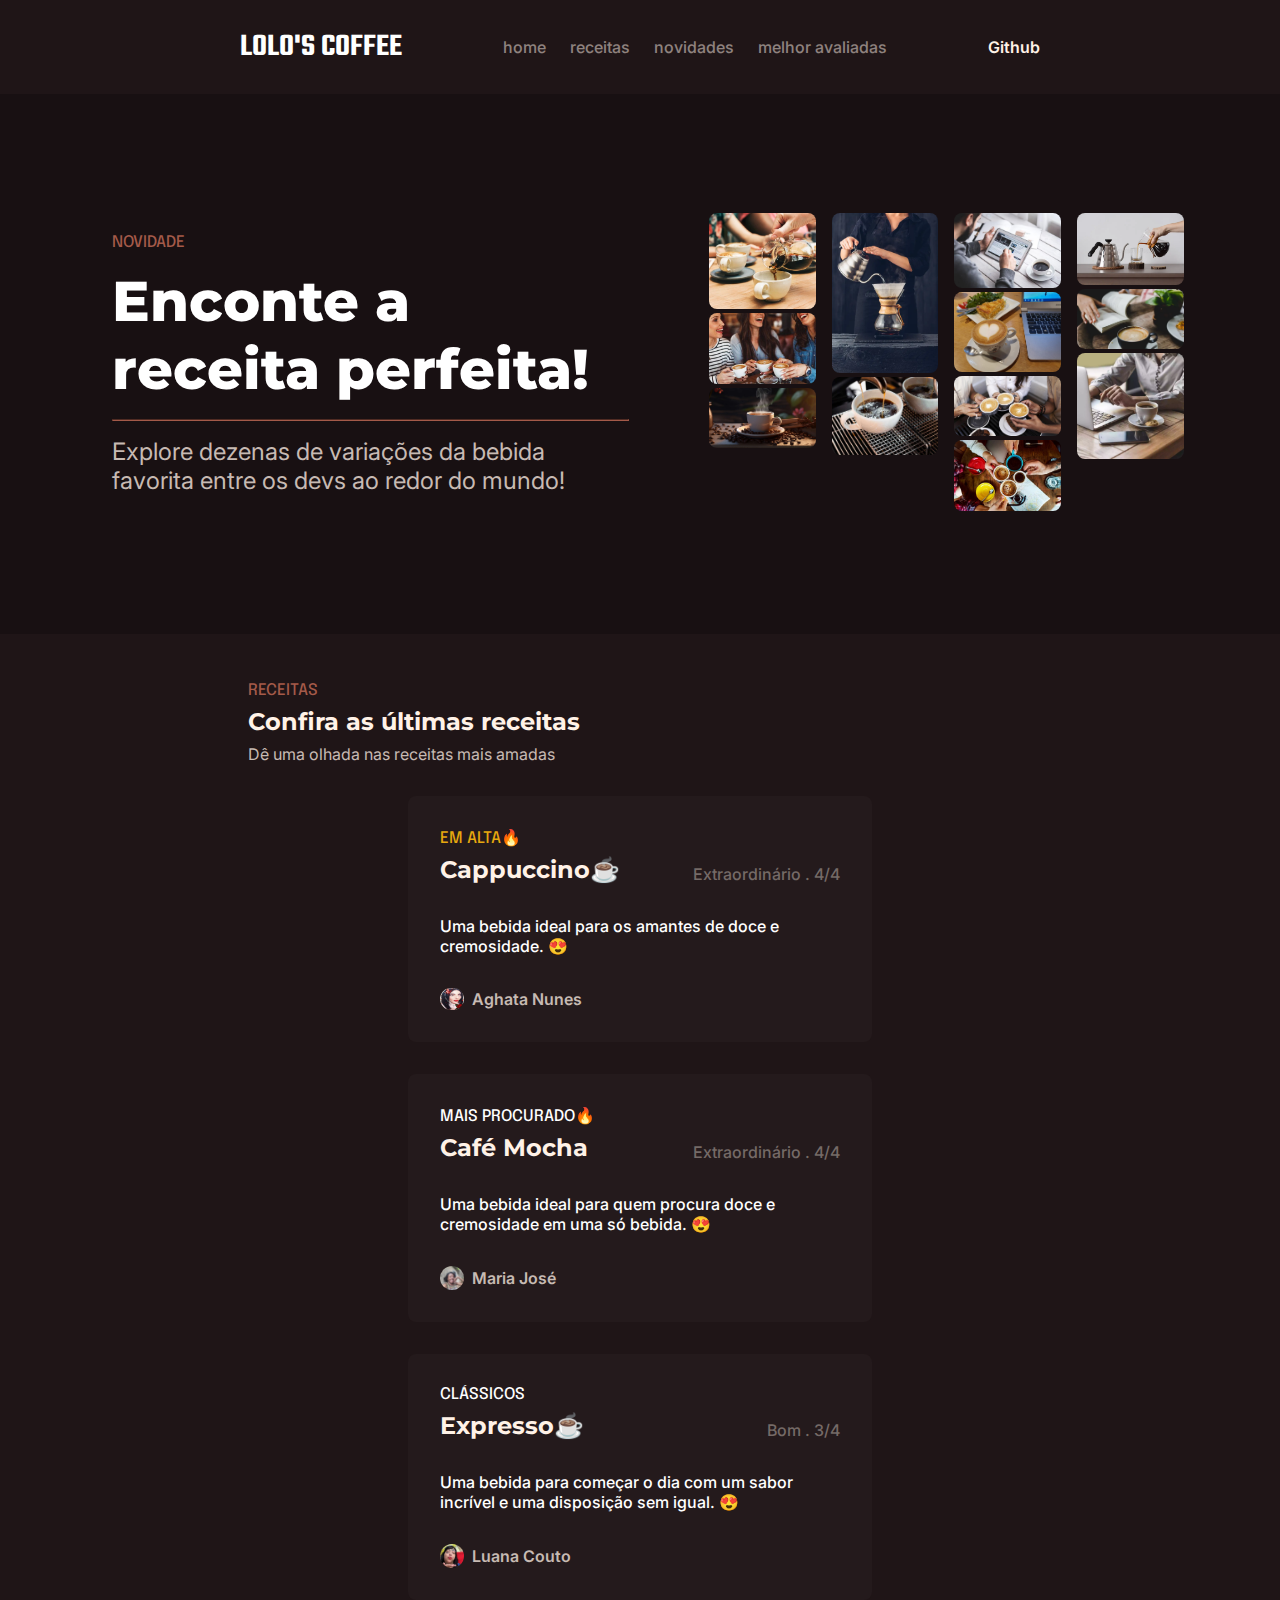
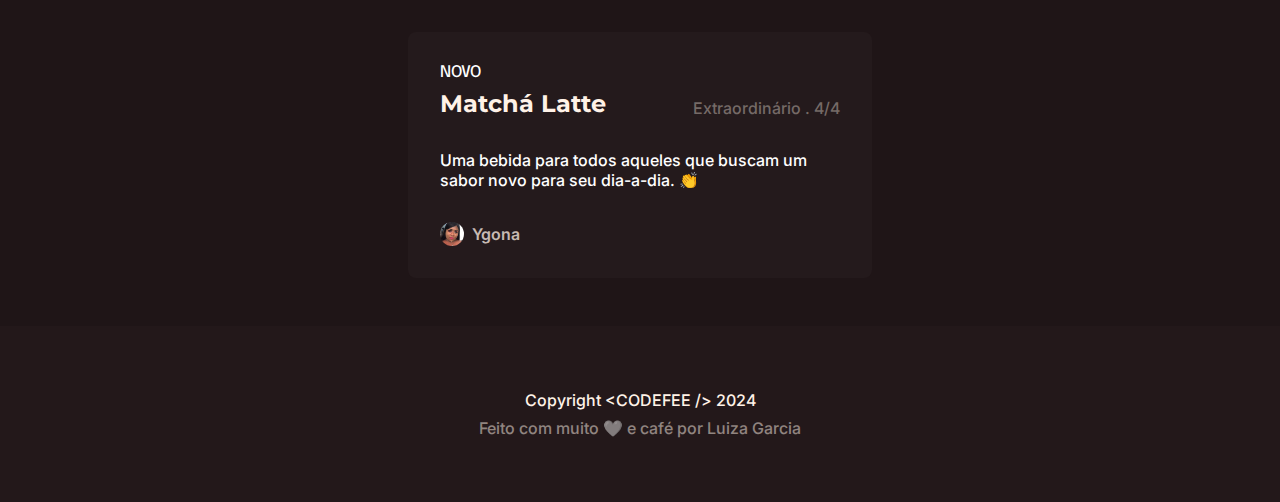
<file: index.html>
<!DOCTYPE html>
<html lang="pt-BR">
<head>
    <meta charset="UTF-8">
    <meta name="viewport" content="width=device-width, initial-scale=1.0">
    <title>lolo's coffee</title>
    <meta name="description" content="Explore dezenas de variações da bebida favorita entre os devs ao redor do mundo">
    <link rel="stylesheet" type="text/css" href="./landing1/css/estilo.css">
</head>
<body>
    <head>
        <nav>
            <span href="#" class="logo">lolo's coffee</span>
            <ul class="menu">
            <li><a href="#" class="link">home</a></li>
            <li><a href="#">receitas</a></li>
            <li><a href="#">novidades</a></li>
            <li><a href="#">melhor avaliadas</a></li>
            </ul>
            <a href="#" class="github">Github</a>   
        </nav>
    </head>
    <main>
        <div class="principal">
            <section class="hero">
                <header class="hero-conteudo">
                    <span class="destaque marrom">novidade</span>
                    <h1>Enconte a receita perfeita!</h1>
                    <hr/>
                    <h2 class="hero-subtitulo">Explore dezenas de variações da bebida favorita entre os devs ao redor do mundo!</h2>
                </header>
                <div class="hero-img-container">
                    <figure><img src="img/img1.jpg"/></figure>
                    <figure><img src="img/img2.jpg"/></figure>
                    <figure><img src="img/img3.webp"/></figure>
                    <figure><img src="img/img4.webp"/></figure>
                    <figure><img src="img/img5.jpg"/></figure>
                    <figure><img src="img/img6.jpg"/></figure>
                    <figure><img src="img/img7.jpg"/></figure>
                    <figure><img src="img/img8.jpg"/></figure>
                    <figure><img src="img/img9.jpg"/></figure>
                    <figure><img src="img/img10.webp"/></figure>
                    <figure><img src="img/img11.webp"/></figure>
                    <figure><img src="img/img12.webp"/></figure>
                </div>
            </section>
        </div>
        <section class="receitas">
            <header class="receitas-cabecalho">
                <span class="destaque marrom">receitas</span>
                <h2 class="receitas-titulo">Confira as últimas receitas</h2>
                <p class="receitas-subtitulo">Dê uma olhada nas receitas mais amadas</p>
            </header>
            <div class="receitas-card-container">
                <div class="receitas-card">
                    <header class="receitas-card-cabecalho">
                        <div class="receitas-card-cabecalho-detalhes">
                            <span class="destaque amarelo">em alta🔥</span>
                            <h3 class="receitas-titulo">Cappuccino☕</h3>
                        </div>
                        <p class="receitas-avaliacao">Extraordinário . 4/4</p>
                    </header>
                    <p class="receitaa-descricao">Uma bebida ideal para os amantes de doce e cremosidade. 😍</p>
                    <div class="receita-autor">
                        <img src="img/imgaghata.jpg"/>
                        <span class="receita-autor-nome">Aghata Nunes</span>
                    </div>
                </div>
            </div>
            
            <div class="receitas-card-container2">
                <div class="receitas-card2">
                    <header class="receitas-card-cabecalho2">
                        <div class="receitas-card-cabecalho-detalhes2">
                            <span class="destaque amarelo2">mais procurado🔥</span>
                            <h3 class="receitas-titulo2">Café Mocha</h3>
                        </div>
                        <p class="receitas-avaliacao2">Extraordinário . 4/4</p>
                    </header>
                    <p class="receitaa-descricao2">Uma bebida ideal para quem procura doce e cremosidade em uma só bebida. 😍</p>
                    <div class="receita-autor2">
                        <img src="img/imgmaria.jpg"/>
                        <span class="receita-autor-nome2">Maria José</span>
                    </div>
                </div>
            </div>

            <div class="receitas-card-container3">
                <div class="receitas-card3">
                    <header class="receitas-card-cabecalho3">
                        <div class="receitas-card-cabecalho-detalhes3">
                            <span class="destaque amarelo3">clássicos</span>
                            <h3 class="receitas-titulo3">Expresso☕</h3>
                        </div>
                        <p class="receitas-avaliacao3">Bom . 3/4</p>
                    </header>
                    <p class="receitaa-descricao3">Uma bebida para começar o dia com um sabor incrível e uma disposição sem igual. 😍</p>
                    <div class="receita-autor3">
                        <img src="img/imgluana.jpeg"/>
                        <span class="receita-autor-nome3">Luana Couto</span>
                    </div>
                </div>
            </div>

            <div class="receitas-card-container4">
                <div class="receitas-card4">
                    <header class="receitas-card-cabecalho4">
                        <div class="receitas-card-cabecalho-detalhes4">
                            <span class="destaque amarelo4">novo</span>
                            <h3 class="receitas-titulo4">Matchá Latte</h3>
                        </div>
                        <p class="receitas-avaliacao4">Extraordinário . 4/4</p>
                    </header>
                    <p class="receitaa-descricao4">Uma bebida para todos aqueles que buscam um sabor novo para seu dia-a-dia. 👏</p>
                    <div class="receita-autor4">
                        <img src="img/imgygona.avif"/>
                        <span class="receita-autor-nome4">Ygona</span>
                    </div>
                </div>
            </div>
        </section>
    </main>
    <footer>
        <p class="footer-copy">Copyright &lt;CODEFEE /&gt; 2024</p>
        <p class="footer-autor">Feito com muito 🤍 e café por Luiza Garcia</p>
    </footer>
</body>
</html>
</file>
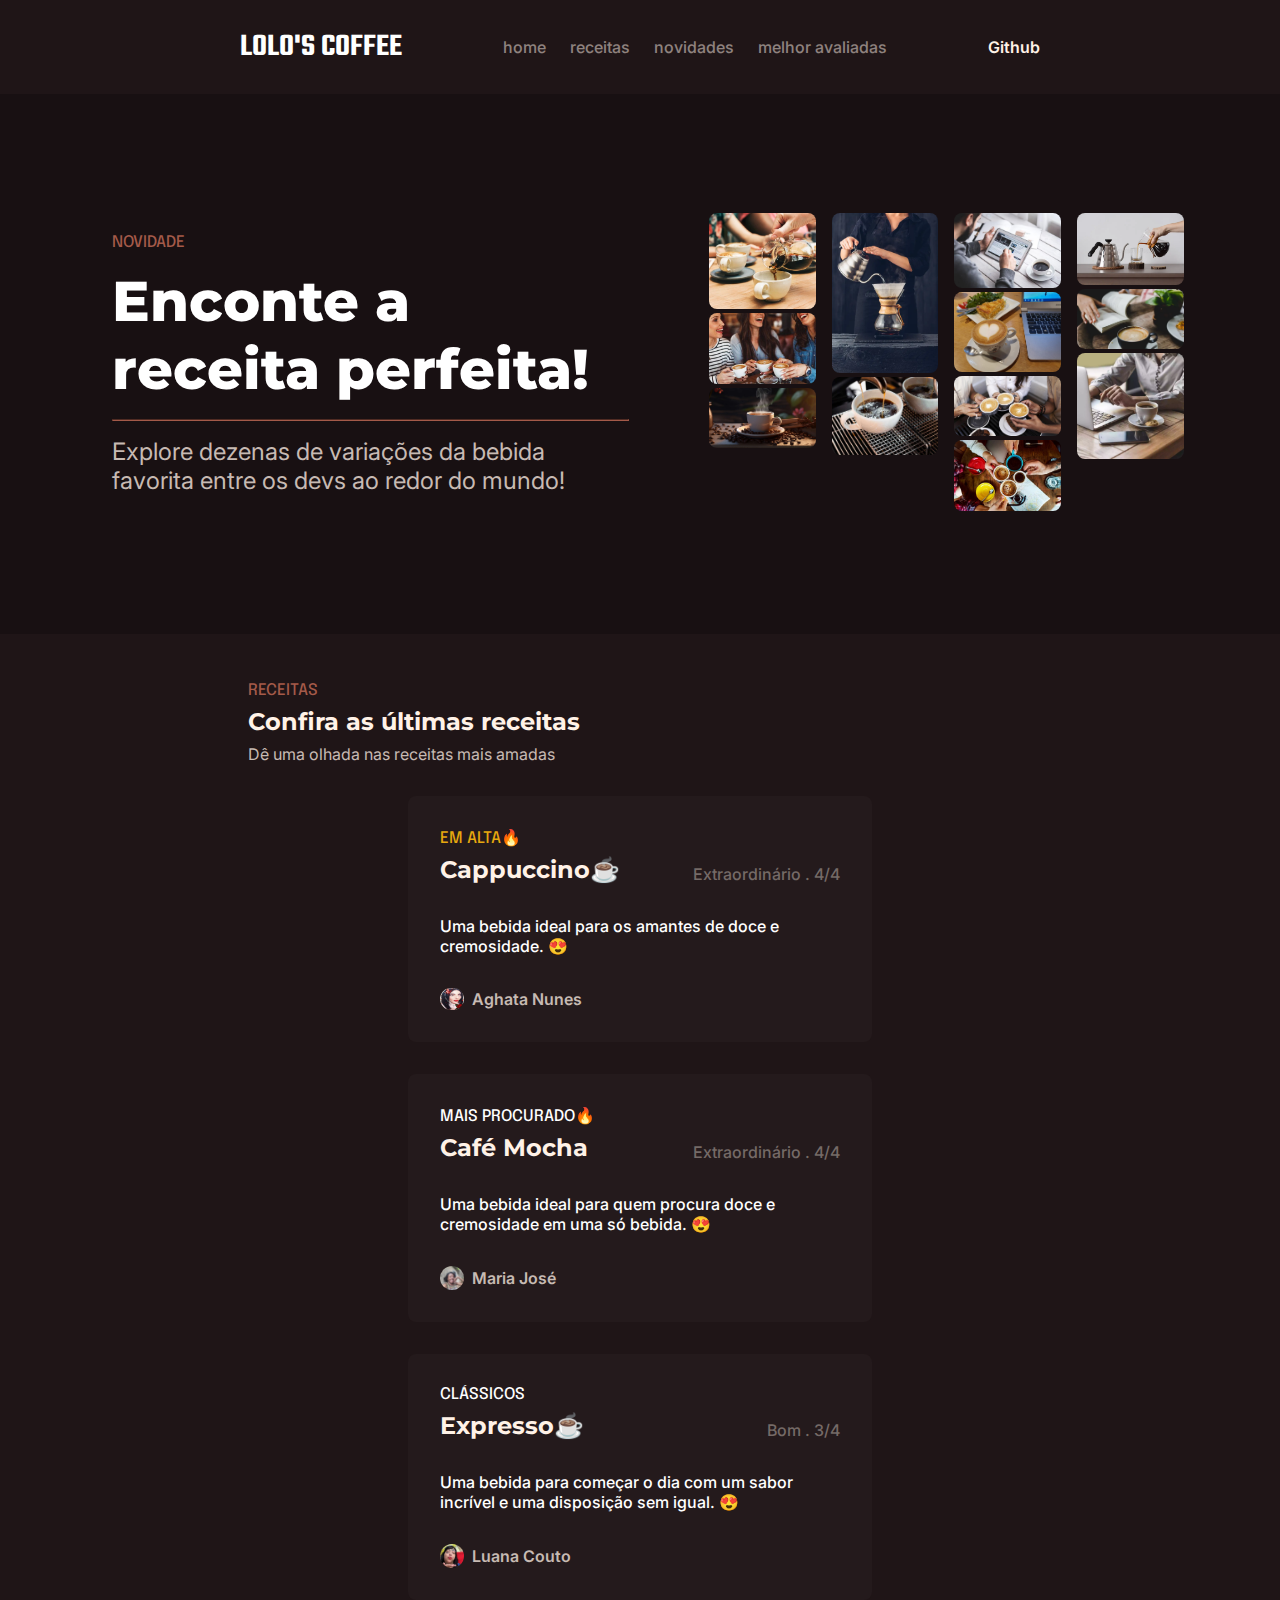
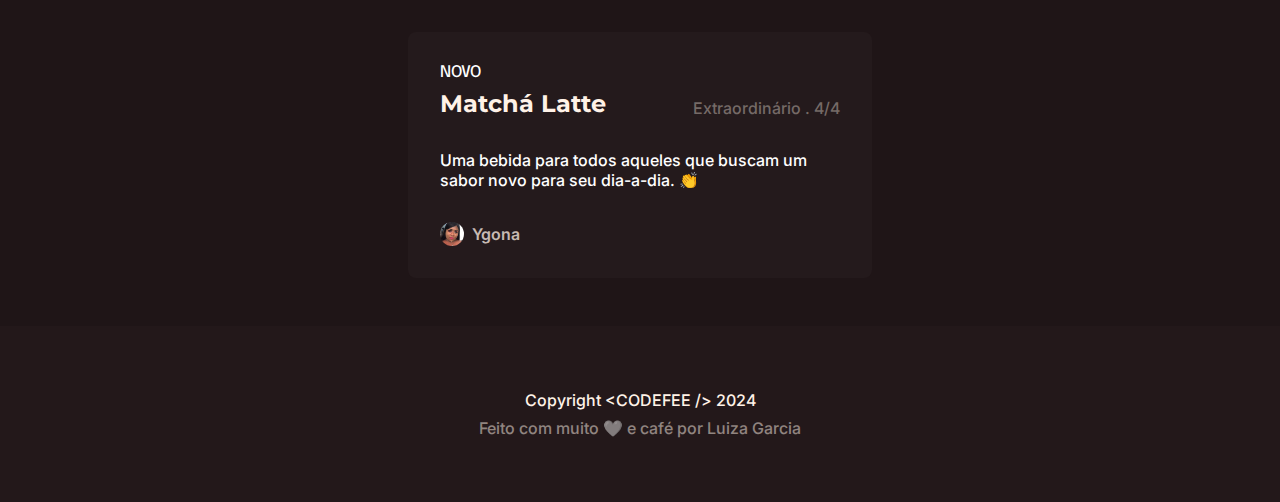
<file: landing1/index.html>
<!DOCTYPE html>
<html lang="pt-BR">
<head>
    <meta charset="UTF-8">
    <meta name="viewport" content="width=device-width, initial-scale=1.0">
    <title>lolo's coffee</title>
    <meta name="description" content="Explore dezenas de variações da bebida favorita entre os devs ao redor do mundo">
    <link rel="stylesheet" type="text/css" href="./css/estilo.css">
</head>
<body>
    <head>
        <nav>
            <span href="#" class="logo">lolo's coffee</span>
            <ul class="menu">
            <li><a href="#" class="link">home</a></li>
            <li><a href="#">receitas</a></li>
            <li><a href="#">novidades</a></li>
            <li><a href="#">melhor avaliadas</a></li>
            </ul>
            <a href="#" class="github">Github</a>   
        </nav>
    </head>
    <main>
        <div class="principal">
            <section class="hero">
                <header class="hero-conteudo">
                    <span class="destaque marrom">novidade</span>
                    <h1>Enconte a receita perfeita!</h1>
                    <hr/>
                    <h2 class="hero-subtitulo">Explore dezenas de variações da bebida favorita entre os devs ao redor do mundo!</h2>
                </header>
                <div class="hero-img-container">
                    <figure><img src="img/img1.jpg"/></figure>
                    <figure><img src="img/img2.jpg"/></figure>
                    <figure><img src="img/img3.webp"/></figure>
                    <figure><img src="img/img4.webp"/></figure>
                    <figure><img src="img/img5.jpg"/></figure>
                    <figure><img src="img/img6.jpg"/></figure>
                    <figure><img src="img/img7.jpg"/></figure>
                    <figure><img src="img/img8.jpg"/></figure>
                    <figure><img src="img/img9.jpg"/></figure>
                    <figure><img src="img/img10.webp"/></figure>
                    <figure><img src="img/img11.webp"/></figure>
                    <figure><img src="img/img12.webp"/></figure>
                </div>
            </section>
        </div>
        <section class="receitas">
            <header class="receitas-cabecalho">
                <span class="destaque marrom">receitas</span>
                <h2 class="receitas-titulo">Confira as últimas receitas</h2>
                <p class="receitas-subtitulo">Dê uma olhada nas receitas mais amadas</p>
            </header>
            <div class="receitas-card-container">
                <div class="receitas-card">
                    <header class="receitas-card-cabecalho">
                        <div class="receitas-card-cabecalho-detalhes">
                            <span class="destaque amarelo">em alta🔥</span>
                            <h3 class="receitas-titulo">Cappuccino☕</h3>
                        </div>
                        <p class="receitas-avaliacao">Extraordinário . 4/4</p>
                    </header>
                    <p class="receitaa-descricao">Uma bebida ideal para os amantes de doce e cremosidade. 😍</p>
                    <div class="receita-autor">
                        <img src="img/imgaghata.jpg"/>
                        <span class="receita-autor-nome">Aghata Nunes</span>
                    </div>
                </div>
            </div>
            
            <div class="receitas-card-container2">
                <div class="receitas-card2">
                    <header class="receitas-card-cabecalho2">
                        <div class="receitas-card-cabecalho-detalhes2">
                            <span class="destaque amarelo2">mais procurado🔥</span>
                            <h3 class="receitas-titulo2">Café Mocha</h3>
                        </div>
                        <p class="receitas-avaliacao2">Extraordinário . 4/4</p>
                    </header>
                    <p class="receitaa-descricao2">Uma bebida ideal para quem procura doce e cremosidade em uma só bebida. 😍</p>
                    <div class="receita-autor2">
                        <img src="img/imgmaria.jpg"/>
                        <span class="receita-autor-nome2">Maria José</span>
                    </div>
                </div>
            </div>

            <div class="receitas-card-container3">
                <div class="receitas-card3">
                    <header class="receitas-card-cabecalho3">
                        <div class="receitas-card-cabecalho-detalhes3">
                            <span class="destaque amarelo3">clássicos</span>
                            <h3 class="receitas-titulo3">Expresso☕</h3>
                        </div>
                        <p class="receitas-avaliacao3">Bom . 3/4</p>
                    </header>
                    <p class="receitaa-descricao3">Uma bebida para começar o dia com um sabor incrível e uma disposição sem igual. 😍</p>
                    <div class="receita-autor3">
                        <img src="img/imgluana.jpeg"/>
                        <span class="receita-autor-nome3">Luana Couto</span>
                    </div>
                </div>
            </div>

            <div class="receitas-card-container4">
                <div class="receitas-card4">
                    <header class="receitas-card-cabecalho4">
                        <div class="receitas-card-cabecalho-detalhes4">
                            <span class="destaque amarelo4">novo</span>
                            <h3 class="receitas-titulo4">Matchá Latte</h3>
                        </div>
                        <p class="receitas-avaliacao4">Extraordinário . 4/4</p>
                    </header>
                    <p class="receitaa-descricao4">Uma bebida para todos aqueles que buscam um sabor novo para seu dia-a-dia. 👏</p>
                    <div class="receita-autor4">
                        <img src="img/imgygona.avif"/>
                        <span class="receita-autor-nome4">Ygona</span>
                    </div>
                </div>
            </div>
        </section>
    </main>
    <footer>
        <p class="footer-copy">Copyright &lt;CODEFEE /&gt; 2024</p>
        <p class="footer-autor">Feito com muito 🤍 e café por Luiza Garcia</p>
    </footer>
</body>
</html>
</file>
<file: landing1/css/estilo.css>
@import url('https://fonts.googleapis.com/css2?family=Epilogue:ital@0;1&family=Inter:ital,opsz,wght@0,14..32,100..900;1,14..32,100..900&family=Montserrat:ital,wght@0,100..900;1,100..900&family=Roboto:ital,wght@0,100;0,300;0,400;0,500;0,700;0,900;1,100;1,300;1,400;1,500;1,700;1,900&family=Teko:wght@600&display=swap');
* {
    margin: 0;
    padding: 0;
    box-sizing: border-box;
}

body{
    background: #1F1517;
    color: #FFF;
}

html{
    font-family: Inter, sans-serif;
    font-weight: 500;
}


a{
    text-decoration: none;
    color: #fff2e780;
    transition: 0.2s ease-in-out;
}

ul{
    list-style: none;  
}

nav{
    max-width: 1120px;
    margin: auto;
    padding: 1.5rem 10rem;

    display: flex;
    flex-direction: row;
    justify-content: space-between;
    align-items: center;
}

.logo{
    font-family: Teko;
    font-size: 2rem;
    font-weight: 600;
    text-transform: uppercase;
}

.menu{
    display: flex;
    flex-direction: row;
    gap: 1.5rem;
    color: #fff2e780;
}

.github{
    color: #fff2e7;
    font-weight: 600;
}

main{
    display: flex;
    flex-direction: column;
}

.principal{
    background: #181012;
}

.hero{
    background: #181012;

    max-width: 1120px;
    height: 60vh;

    display: flex;
    flex-direction: row;
    justify-content: space-between;
    align-items: center;
    gap: 6rem;

    padding: 0rem 2rem;
    margin: auto;

    overflow: clip;
}

.hero-conteudo{
    display: flex;
    flex-direction: column;
    gap: 1rem;
}

.destaque{
    font-family: Epilogue;
    font-size: 1rem;
    font-weight: 500;
    text-transform: uppercase;
}

.marrom{
    color: #a45a49;
}

.amarelo{
    color: #e7a80e;
}

h1{
    font-family: Montserrat;
    font-size: 3.5rem;
    font-weight: 800;
}

hr{
    border-color: #a45a49;
}

.hero-subtitulo{
    color: #c7bab3;
    font-family: Inter;
    font-size: 1.5rem;
    font-weight: 400;
}

.hero-img-container{
    max-width: 45%;
    column-count: 4;
    column-gap: 1rem;
    margin: -1rem;
}
.hero-img-container > figure > img {
    width: 100%;
    border-radius: 0.5rem;
}

.receitas{
    display: flex;
    flex-direction: column;

    max-width: 1120px;
    padding: 3rem 2rem;
    margin: auto;
}

.receitas-cabecalho{
    display: flex;
    flex-direction: column;
    gap: 0.5rem;
}

.receitas-titulo{
    font-family: Montserrat;
    font-size: 32px;
    font-weight: 700;
    color: #fff2e7
}

.receitas-subtitulo{
    color: #c7bab3;
    font-family: Inter;
    font-size: 1rem;
    font-weight: 400;
}

.receitas-card-container{
    padding: 0rem 10rem;
    display: flex;
    flex-direction: row;
    flex-wrap: wrap;
    gap: 2rem;
}

.receitas-card{
    background: #241a1c;
    padding: 2rem;
    border-radius: 0.5rem;
    display: flex;
    flex-direction: column;
    gap: 2rem;
    flex-basis: 29rem;
    margin-top: 2rem;
}

.receitas-card-cabecalho{
    display: flex;
    flex-direction: row;
    justify-content: space-between;
    align-items: end;
}

.receitas-card-cabecalho-detalhes{
    display: flex;
    flex-direction: column;
    gap: 0.5rem;
}

.receitas-titulo{
    color: #fff2e7;
    font-family: Montserrat;
    font-size: 1.5rem;
    font-weight: 700;
}

.receitas-avaliacao{
    color: #756a67;
    font-family: Inter;
    font-size: 1rem;
    font-weight: 500;
}

.receita-descricao{
    color: #c7bab3;
    font-family: Inter;
    font-size: 1rem;
    font-weight: 400;
}

.receita-autor{
    display: flex;
    flex-direction: row;
    align-items: center;
    gap: 0.5rem;
}

.receita-autor > img{
    border-radius: 20rem;
    width: 1.5rem;
}

.receita-autor-nome{
    color: #c7bab3;
    font-family: Inter;
    font-size: 1rem;
    font-weight: 600;
}

footer{
    padding: 4rem;
    display: flex;
    flex-direction: column;
    align-items: center;
    gap: 0.5rem;
    background: #23181a;
}

.footer-copy{
    color: #fff2e7;
    font-family: Inter;
    font-size: 1rem;
    font-weight: 500;
}

.footer-autor{
    color: rgba(255,242,231,0.50);
    font-family: Inter;
    font-size: 1rem;
    font-weight: 500;
}

.receitas-card-container2{
    padding: 0rem 10rem;
    display: flex;
    flex-direction: row;
    flex-wrap: wrap;
    gap: 2rem;
}

.receitas-card2{
    background: #241a1c;
    padding: 2rem;
    border-radius: 0.5rem;
    display: flex;
    flex-direction: column;
    gap: 2rem;
    flex-basis: 29rem;
    margin-top: 2rem;
}


.receitas-card-cabecalho2{
    display: flex;
    flex-direction: row;
    justify-content: space-between;
    align-items: end;
}

.receitas-card-cabecalho-detalhes2{
    display: flex;
    flex-direction: column;
    gap: 0.5rem;
}

.receitas-titulo2{
    color: #fff2e7;
    font-family: Montserrat;
    font-size: 1.5rem;
    font-weight: 700;
}

.receitas-avaliacao2{
    color: #756a67;
    font-family: Inter;
    font-size: 1rem;
    font-weight: 500;
}

.receita-descricao2{
    color: #c7bab3;
    font-family: Inter;
    font-size: 1rem;
    font-weight: 400;
}

.receita-autor2{
    display: flex;
    flex-direction: row;
    align-items: center;
    gap: 0.5rem;
}

.receita-autor2 > img{
    border-radius: 20rem;
    width: 1.5rem;
}

.receita-autor-nome2{
    color: #c7bab3;
    font-family: Inter;
    font-size: 1rem;
    font-weight: 600;
}

.receitas-card-container3{
    padding: 0rem 10rem;
    display: flex;
    flex-direction: row;
    flex-wrap: wrap;
    gap: 2rem;
}

.receitas-card3{
    background: #241a1c;
    padding: 2rem;
    border-radius: 0.5rem;
    display: flex;
    flex-direction: column;
    gap: 2rem;
    flex-basis: 29rem;
    margin-top: 2rem;
}

.receitas-card-cabecalho3{
    display: flex;
    flex-direction: row;
    justify-content: space-between;
    align-items: end;
}

.receitas-card-cabecalho-detalhes3{
    display: flex;
    flex-direction: column;
    gap: 0.5rem;
}

.receitas-titulo3{
    color: #fff2e7;
    font-family: Montserrat;
    font-size: 1.5rem;
    font-weight: 700;
}

.receitas-avaliacao3{
    color: #756a67;
    font-family: Inter;
    font-size: 1rem;
    font-weight: 500;
}

.receita-descricao3{
    color: #c7bab3;
    font-family: Inter;
    font-size: 1rem;
    font-weight: 400;
}

.receita-autor3{
    display: flex;
    flex-direction: row;
    align-items: center;
    gap: 0.5rem;
}

.receita-autor3 > img{
    border-radius: 20rem;
    width: 1.5rem;
}

.receita-autor-nome3{
    color: #c7bab3;
    font-family: Inter;
    font-size: 1rem;
    font-weight: 600;
}


.receitas-card-container4{
    padding: 0rem 10rem;
    display: flex;
    flex-direction: row;
    flex-wrap: wrap;
    gap: 2rem;
}

.receitas-card4{
    background: #241a1c;
    padding: 2rem;
    border-radius: 0.5rem;
    display: flex;
    flex-direction: column;
    gap: 2rem;
    flex-basis: 29rem;
    margin-top: 2rem;
}

.receitas-card-cabecalho4{
    display: flex;
    flex-direction: row;
    justify-content: space-between;
    align-items: end;
}

.receitas-card-cabecalho-detalhes4{
    display: flex;
    flex-direction: column;
    gap: 0.5rem;
}

.receitas-titulo4{
    color: #fff2e7;
    font-family: Montserrat;
    font-size: 1.5rem;
    font-weight: 700;
}

.receitas-avaliacao4{
    color: #756a67;
    font-family: Inter;
    font-size: 1rem;
    font-weight: 500;
}

.receita-descricao4{
    color: #c7bab3;
    font-family: Inter;
    font-size: 1rem;
    font-weight: 400;
}

.receita-autor4{
    display: flex;
    flex-direction: row;
    align-items: center;
    gap: 0.5rem;
}

.receita-autor4 > img{
    border-radius: 20rem;
    width: 1.5rem;
}

.receita-autor-nome4{
    color: #c7bab3;
    font-family: Inter;
    font-size: 1rem;
    font-weight: 600;
}

footer{
    padding: 4rem;
    display: flex;
    flex-direction: column;
    align-items: center;
    gap: 0.5rem;
    background: #23181a;
}

.footer-copy{
    color: #fff2e7;
    font-family: Inter;
    font-size: 1rem;
    font-weight: 500;
}

.footer-autor{
    color: rgba(255,242,231,0.50);
    font-family: Inter;
    font-size: 1rem;
    font-weight: 500;
}

footer{
    padding: 4rem;
    display: flex;
    flex-direction: column;
    align-items: center;
    gap: 0.5rem;
    background: #23181a;
}

.footer-copy{
    color: #fff2e7;
    font-family: Inter;
    font-size: 1rem;
    font-weight: 500;
}

.footer-autor{
    color: rgba(255,242,231,0.50);
    font-family: Inter;
    font-size: 1rem;
    font-weight: 500;
}

footer{
    padding: 4rem;
    display: flex;
    flex-direction: column;
    align-items: center;
    gap: 0.5rem;
    background: #23181a;
}

.footer-copy{
    color: #fff2e7;
    font-family: Inter;
    font-size: 1rem;
    font-weight: 500;
}

.footer-autor{
    color: rgba(255,242,231,0.50);
    font-family: Inter;
    font-size: 1rem;
    font-weight: 500;
}
</file>
